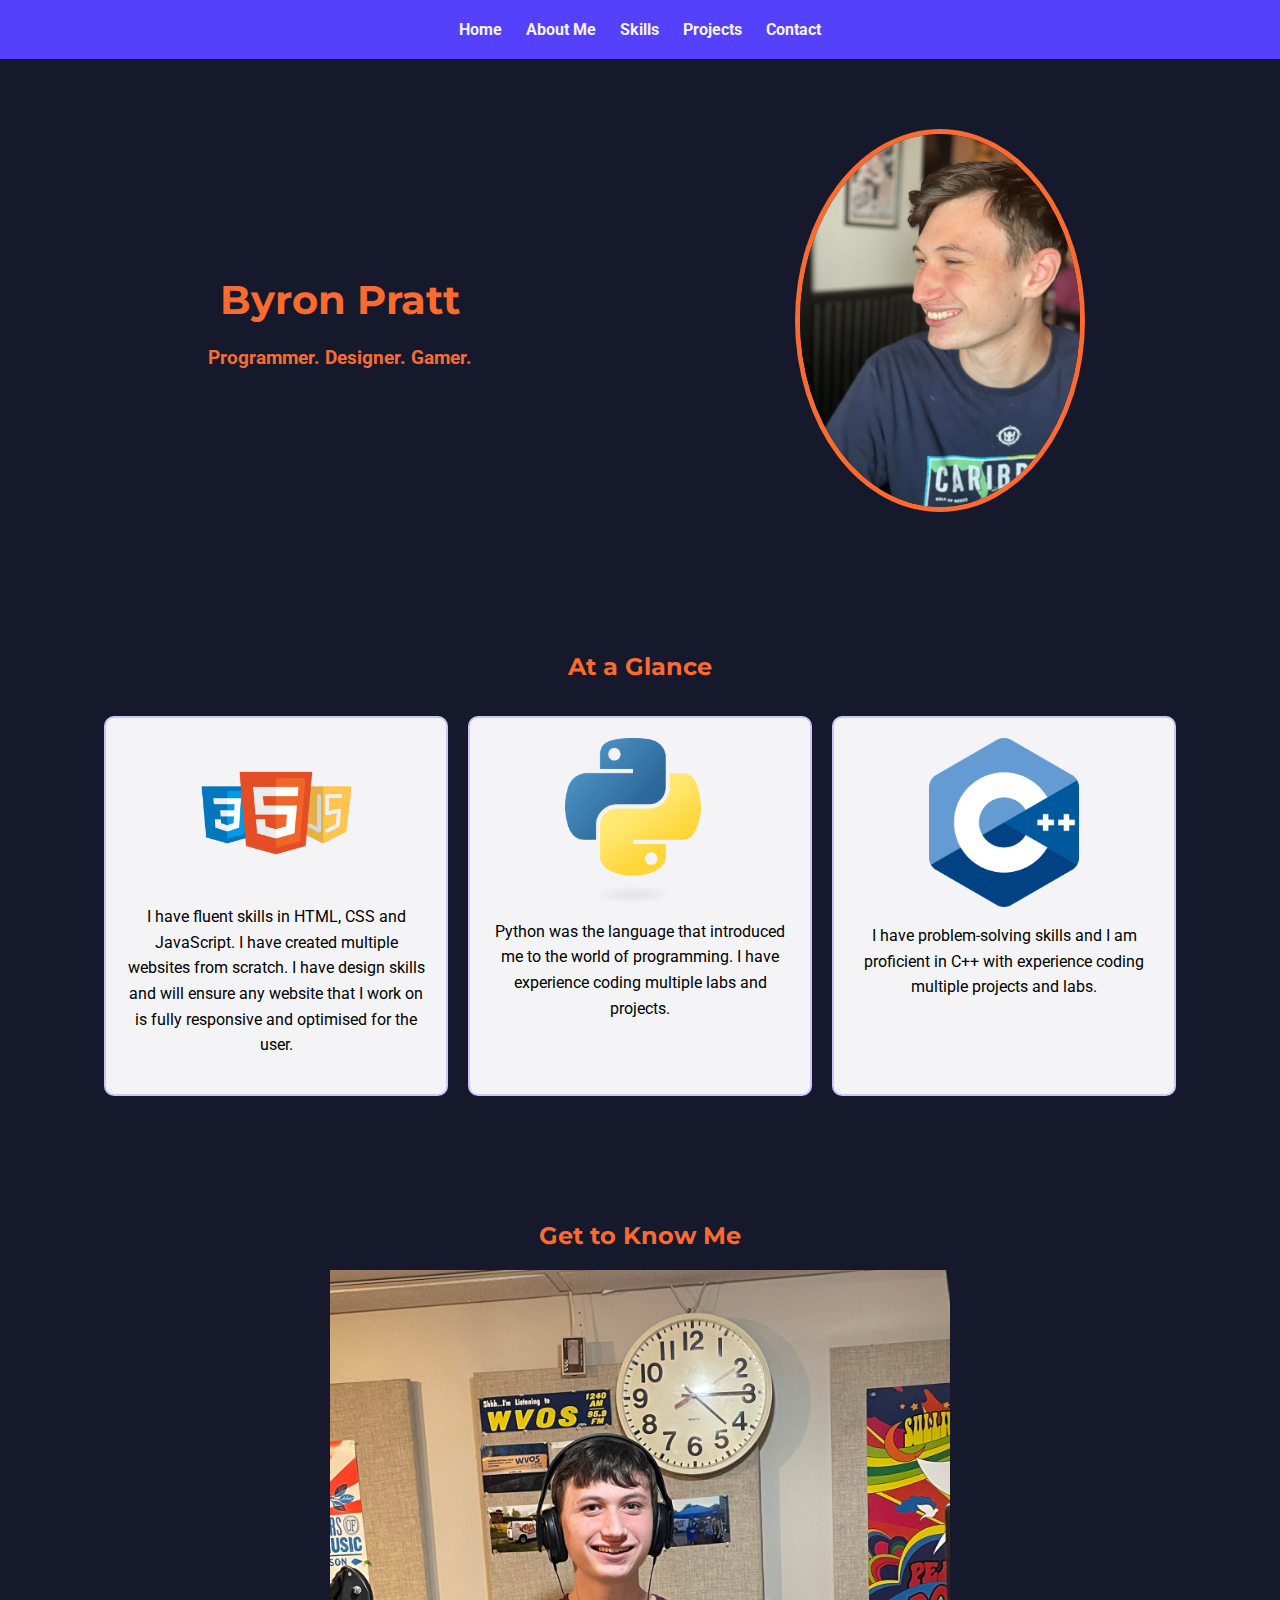
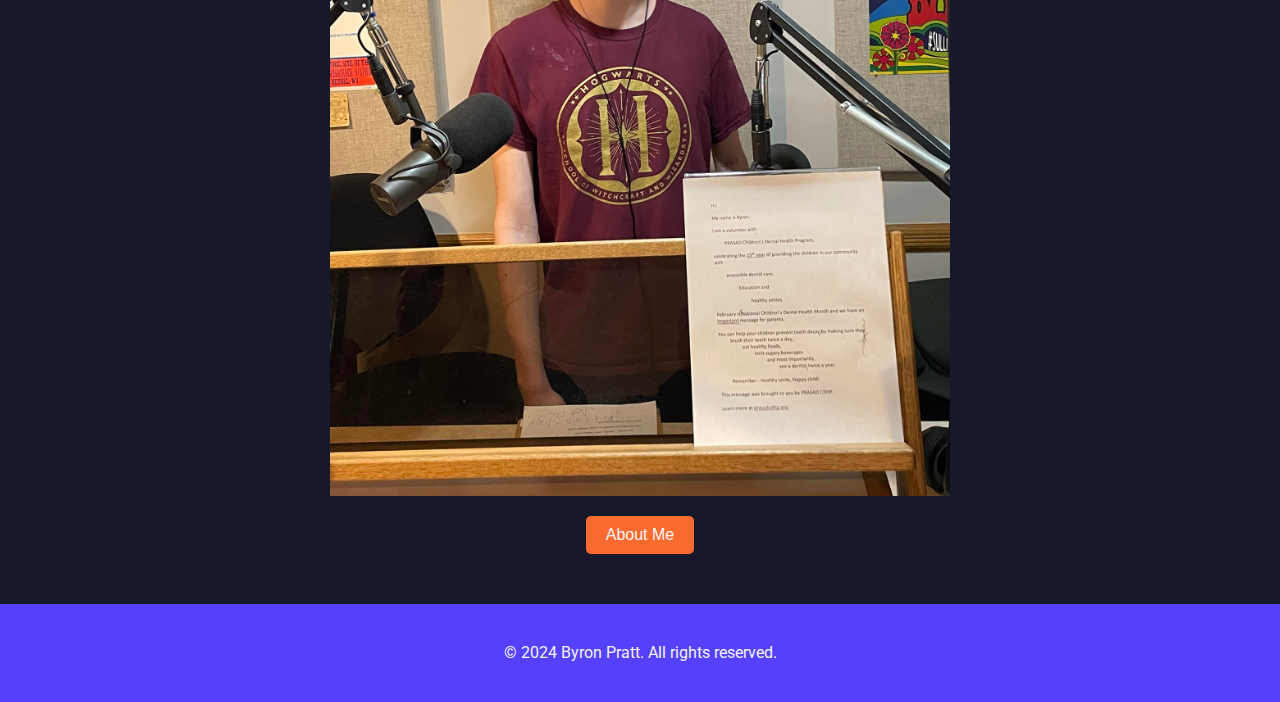
<file: index.html>
<!DOCTYPE html>
<html lang="en">
<head>
    <meta charset="UTF-8">
    <meta name="viewport" content="width=device-width, initial-scale=1.0">
    <link rel="stylesheet" href="css/styles.css">
    <script src="scripts/scripts.js"></script>
    <link href="https://fonts.googleapis.com/css2?family=Montserrat:wght@400;700&family=Roboto:wght@400;500&display=swap" rel="stylesheet">
    <title>Byron Pratt</title>
</head>
<body>
    <!-- Header Section -->
    <header>
        <nav>
            <h1>Byron Pratt</h1>
            <!-- Hamburger icon for mobile -->
            <div class="hamburger" onclick="toggleMenu()">
                &#9776; <!-- Unicode for hamburger icon -->
            </div>
            
            <!-- Navigation links (hidden by default on mobile) -->
            <div class="nav-links">
                <a href="index.html">Home</a> 
                <a href="about me.html">About Me</a> 
                <a href="skills.html">Skills</a> 
                <a href="projects.html">Projects</a>
                <a href="contact.html">Contact</a>
            </div>
        </nav>
    </header>

    <!-- Hero Section -->
    <section id="hero">
        <div class="hero-content">
            <div class="text-content">
                <h1>Byron Pratt</h1>
                <div class="slogan">
                <p>Programmer. Designer. Gamer.</p>
                </div>
            </div>
            <div class="image-content">
                <img src="images/updated profile.jpg" alt="Profile Picture">
            </div>
        </div>
    </section>

    <!-- At a Glance Section -->
    <section id="at-a-glance">
        <h2>At a Glance</h2>
        <div class="glance-items">
            <div>
                <img src="images/web design updated.webp" alt="Project Image">
                <p style="color: black;">I have fluent skills in HTML, CSS and JavaScript. I have created multiple websites from scratch. I have design skills and will ensure any website that I work on is fully responsive and optimised for the user.</p>
            </div>
            <div>
                <img src="images/Python.png" alt="Project Image">
                <p style="color: black;">Python was the language that introduced me to the world of programming. I have experience coding multiple labs and projects.</p>
            </div>
            <div>
                <img src="images/C++.png" alt="Project Image">
                <p style="color: black;">I have problem-solving skills and I am proficient in C++ with experience coding multiple projects and labs.</p>
            </div>
        </div>
    </section>
    

    <section id="get-to-know">
        <h2>Get to Know Me</h2>
        <img src="images/voice acting picture.jpg" alt="Large Image">
        <button id="aboutMeButton">About Me</button>
    </section>
    
    <script>
        document.getElementById("aboutMeButton").addEventListener("click", function() {
            window.location.href = "About Me.html";
        });
    </script>
    

    <!-- Footer Section -->
    <footer>
        <p>© 2024 Byron Pratt. All rights reserved.</p>
        
    </footer>
</body>
</html>
</file>
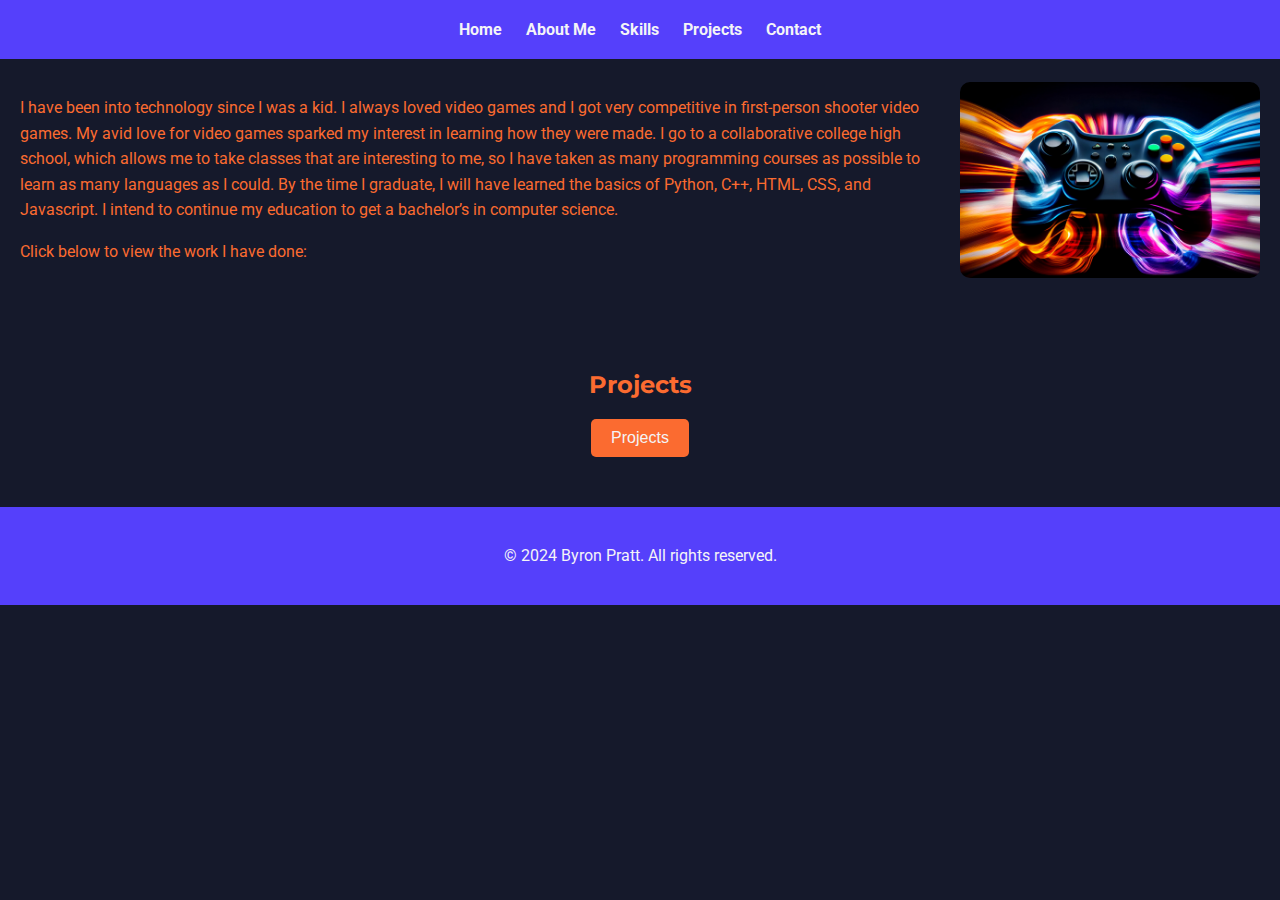
<file: about me.html>
<!DOCTYPE html>
<html lang="en">
<head>
    <meta charset="UTF-8">
    <meta name="viewport" content="width=device-width, initial-scale=1.0">
    <link rel="stylesheet" href="css/styles.css">
    <script src="scripts/scripts.js"></script>

    <link href="https://fonts.googleapis.com/css2?family=Montserrat:wght@400;700&family=Roboto:wght@400;500&display=swap" rel="stylesheet">
    <title>Byron Pratt</title>

</head>
<body>
    <!-- Header Section -->
    <header>
      
        <nav>
            <h1>Byron Pratt</h1>
            <!-- Hamburger icon for mobile -->
            <div class="hamburger" onclick="toggleMenu()">
                &#9776; 
            </div>
            <div class="nav-links">
                <a href="index.html">Home</a> 
                <a href="about me.html">About Me</a> 
                <a href="skills.html">Skills</a> 
                <a href="projects.html">Projects</a>
                <a href="contact.html">Contact</a>
            </div>
        </nav>
    </header>

    <div class="about">
        <div>
            <p>I have been into technology since I was a kid. I always loved video games and I got very competitive in first-person shooter video games. My avid love for video games sparked my interest in learning how they were made. I go to a collaborative college high school, which allows me to take classes that are interesting to me, so I have taken as many programming courses as possible to learn as many languages as I could. By the time I graduate, I will have learned the basics of Python, C++, HTML, CSS, and Javascript. I intend to continue my education to get a bachelor’s in computer science.</p>
            <p>Click below to view the work I have done:</p>

        </div>
        <img src="images/controller.jpg" alt="Project Image">
    </div>


    <section id="get-to-know">
        <h2>Projects</h2>
        <button id="aboutMeButton">Projects</button>
    </section>
    
    <script>
        document.getElementById("aboutMeButton").addEventListener("click", function() {
            window.location.href = "Projects.html";
        });
    </script>

       <!-- Footer Section -->
       <footer>
        <p>© 2024 Byron Pratt. All rights reserved.</p>
    </footer>
</body>
</html>
</file>
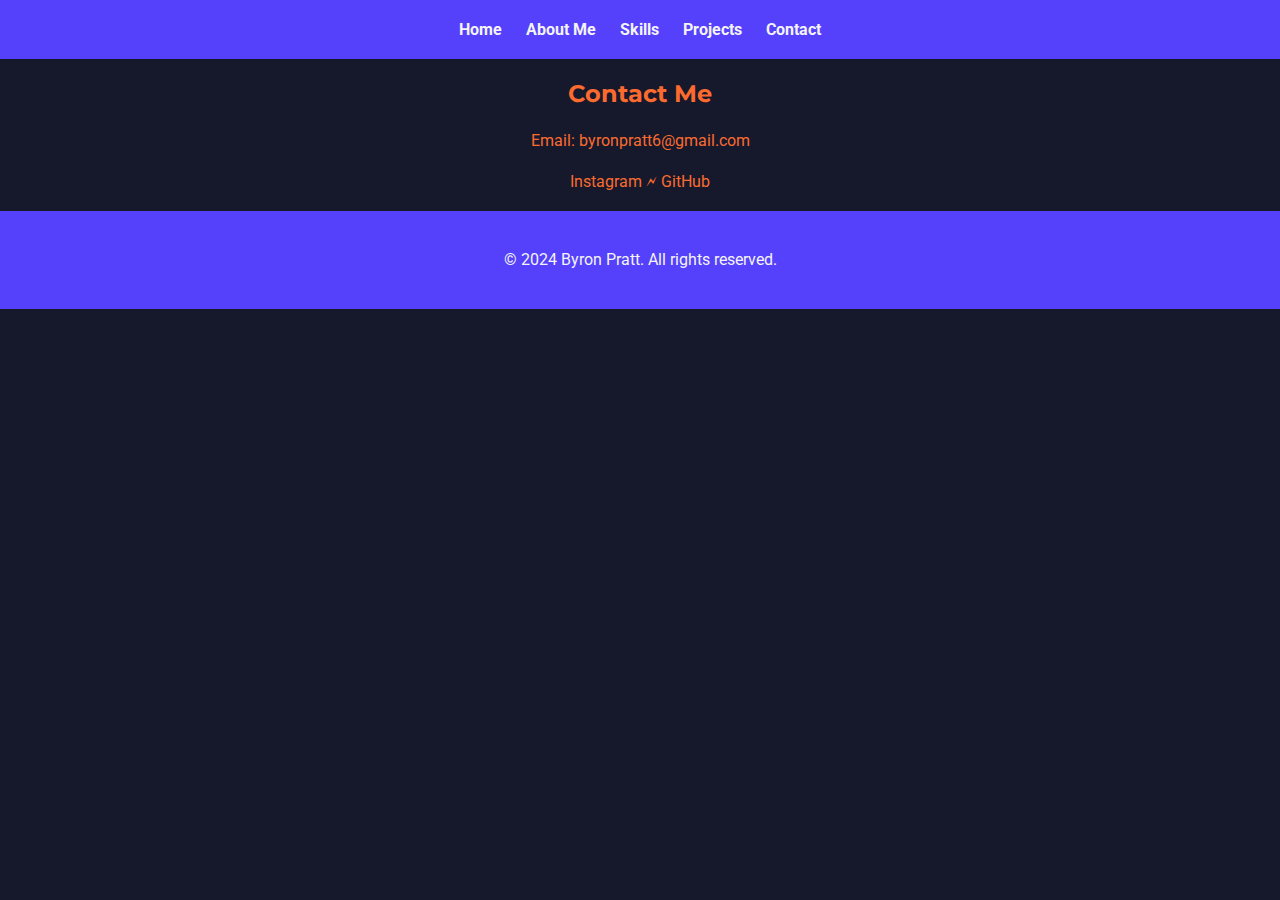
<file: contact.html>
<!DOCTYPE html>
<html lang="en">
<head>
    <meta charset="UTF-8">
    <meta name="viewport" content="width=device-width, initial-scale=1.0">
    <link rel="stylesheet" href="css/styles.css">
    <script src="scripts/scripts.js"></script>
    <link href="https://fonts.googleapis.com/css2?family=Montserrat:wght@400;700&family=Roboto:wght@400;500&display=swap" rel="stylesheet">
    <title>Byron Pratt</title>
</head>
<body>
    <!-- Header Section -->
    <header>
        <nav>
            <h1>Byron Pratt</h1>
            <!-- Hamburger icon for mobile -->
            <div class="hamburger" onclick="toggleMenu()">
                &#9776; <!-- Unicode for hamburger icon -->
            </div>
            
            <!-- Navigation links (hidden by default on mobile) -->
            <div class="nav-links">
                <a href="index.html">Home</a> 
                <a href="about me.html">About Me</a> 
                <a href="skills.html">Skills</a> 
                <a href="projects.html">Projects</a>
                <a href="contact.html">Contact</a>
            </div>
        </nav>
    </header>
    
    <body id="contact">
        <h2>Contact Me</h2>
        <p>Email: <a href="mailto:byronpratt6@gmail.com" class="contact-link">byronpratt6@gmail.com</a></p>
        <p>
            <a href="https://www.instagram.com/byronpratt6" target="_blank" class="contact-link">Instagram</a> &#x1F5F2;
            <a href="https://github.com/Assassin328" target="_blank" class="contact-link">GitHub</a>
        </p>
  
           <!-- Footer Section -->
    <footer>
        <p>© 2024 Byron Pratt. All rights reserved.</p>
    </footer>
</body>
</html>
</file>
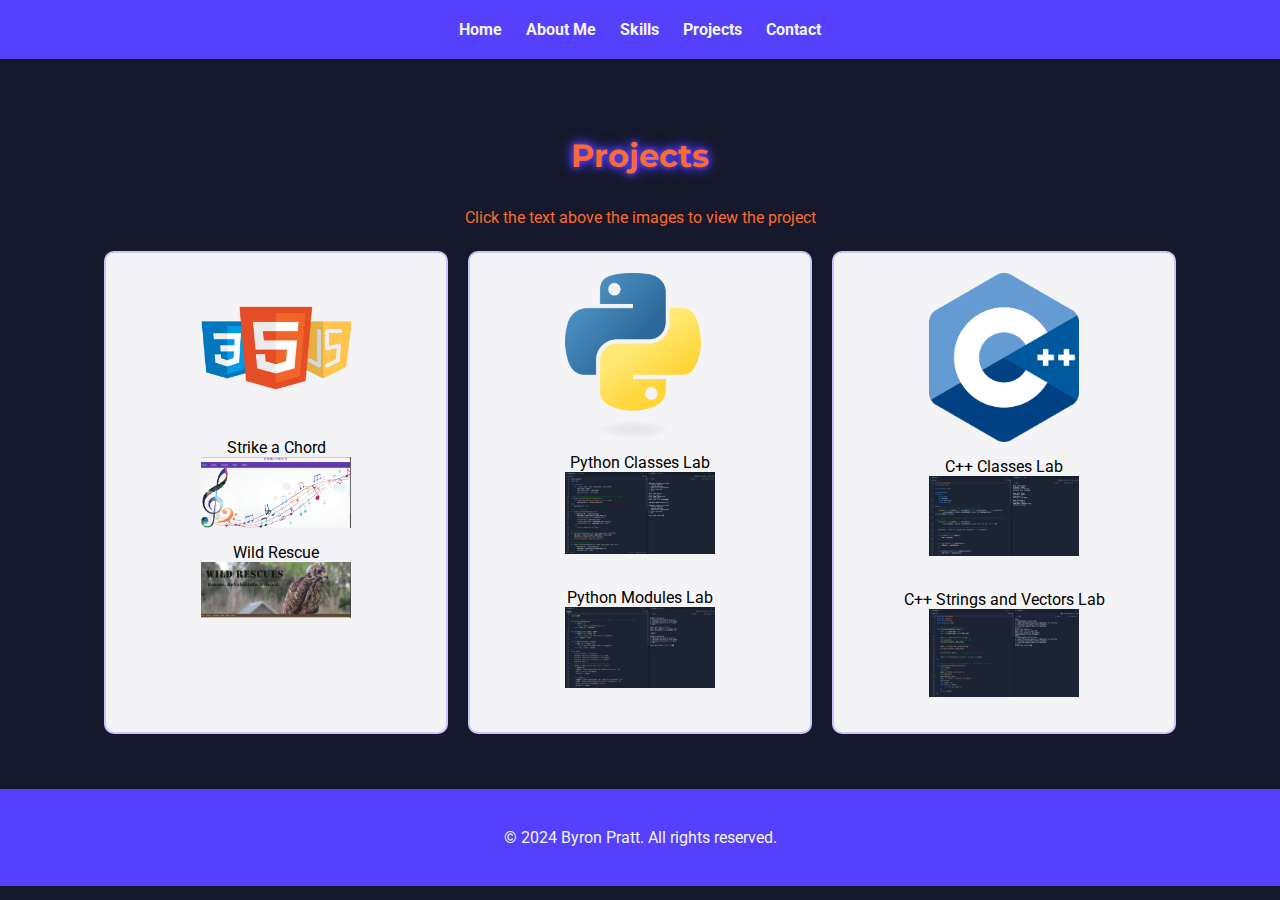
<file: projects.html>
<!DOCTYPE html>
<html lang="en">
<head>
    <meta charset="UTF-8">
    <meta name="viewport" content="width=device-width, initial-scale=1.0">
    <link rel="stylesheet" href="css/styles.css">
    <script src="scripts/scripts.js"></script>
    <link href="https://fonts.googleapis.com/css2?family=Montserrat:wght@400;700&family=Roboto:wght@400;500&display=swap" rel="stylesheet">

    <title>Byron Pratt</title>
</head>
<body>

    <header>
        <nav>
            <h1>Byron Pratt</h1>
            <!-- Hamburger icon for mobile -->
            <div class="hamburger" onclick="toggleMenu()">
                &#9776; <!-- Unicode for hamburger icon -->
            </div>
            
            <!-- Navigation links (hidden by default on mobile) -->
            <div class="nav-links">
                <a href="index.html">Home</a> 
                <a href="about me.html">About Me</a> 
                <a href="skills.html">Skills</a> 
                <a href="projects.html">Projects</a>
                <a href="contact.html">Contact</a>
            </div>
        </nav>
    </header>
        
        <section id="at-a-glance">
            <div class="neon">
            <h2>Projects </h2>
            </div>
            <p>Click the text above the images to view the project</p>
            <div class="glance-items">
                <div>
                    <img src="images/web design updated.webp" alt="Project Image">
                    <a href="https://github.com/Assassin328/Strike-a-Chord" target="_blank">Strike a Chord</a>
                    <img src="images/Strike a Chord Home.png" alt="Project Image">
                    <a href="https://github.com/Assassin328/Wild-Rescue" target="_blank">Wild Rescue</a>
                     <img src="images/Wild Rescue Home.png" alt="Project Image">
            


                </div>
                <div>
                    <img src="images/Python.png" alt="Project Image">
                    <a href="https://1drv.ms/w/c/ef260ff0848e553d/EWBT4bOv0w5JuASzL-1RpywB8Cf_UP0F-VbxPRoa2nF_2w?e=aMaWxm" target="_blank">Python Classes Lab</a>
                    <img src="images/Python Employee classes.png" alt="Project Image">
                    <br>
                    
                    <a href="https://1drv.ms/w/c/ef260ff0848e553d/ET1VjoTwDyYggO-5CAAAAAABC0bp1MkrQLGzGuVLdTp2sw?e=qARyy7" target="_blank">Python Modules Lab</a>
                    <img src="images/Python calculater.png" alt="Project Image">
            
                </div>
                <div>
                    <img src="images/C++.png" alt="Project Image">
                    <a href="https://1drv.ms/w/c/ef260ff0848e553d/ET1VjoTwDyYggO9RDwAAAAAB21W5rmBpfEpCCv7d8zwpkw?e=ZK5QVC" target="_blank">C++ Classes Lab</a>
                    <img src="images/classes code.png" alt="Project Image">
                    <br>
                    
                    <a href="https://1drv.ms/w/c/ef260ff0848e553d/ET1VjoTwDyYggO85DwAAAAAB-SuGfktqoVilBrtkeoxTcQ?e=gEgNUg" target="_blank">C++ Strings and Vectors Lab</a>
                    <img src="images/C++ menu.png" alt="Project Image">
                </div>
            </div>
        </section>


       <footer>
        <p>© 2024 Byron Pratt. All rights reserved.</p>
    </footer>
</body>
</html>
</file>
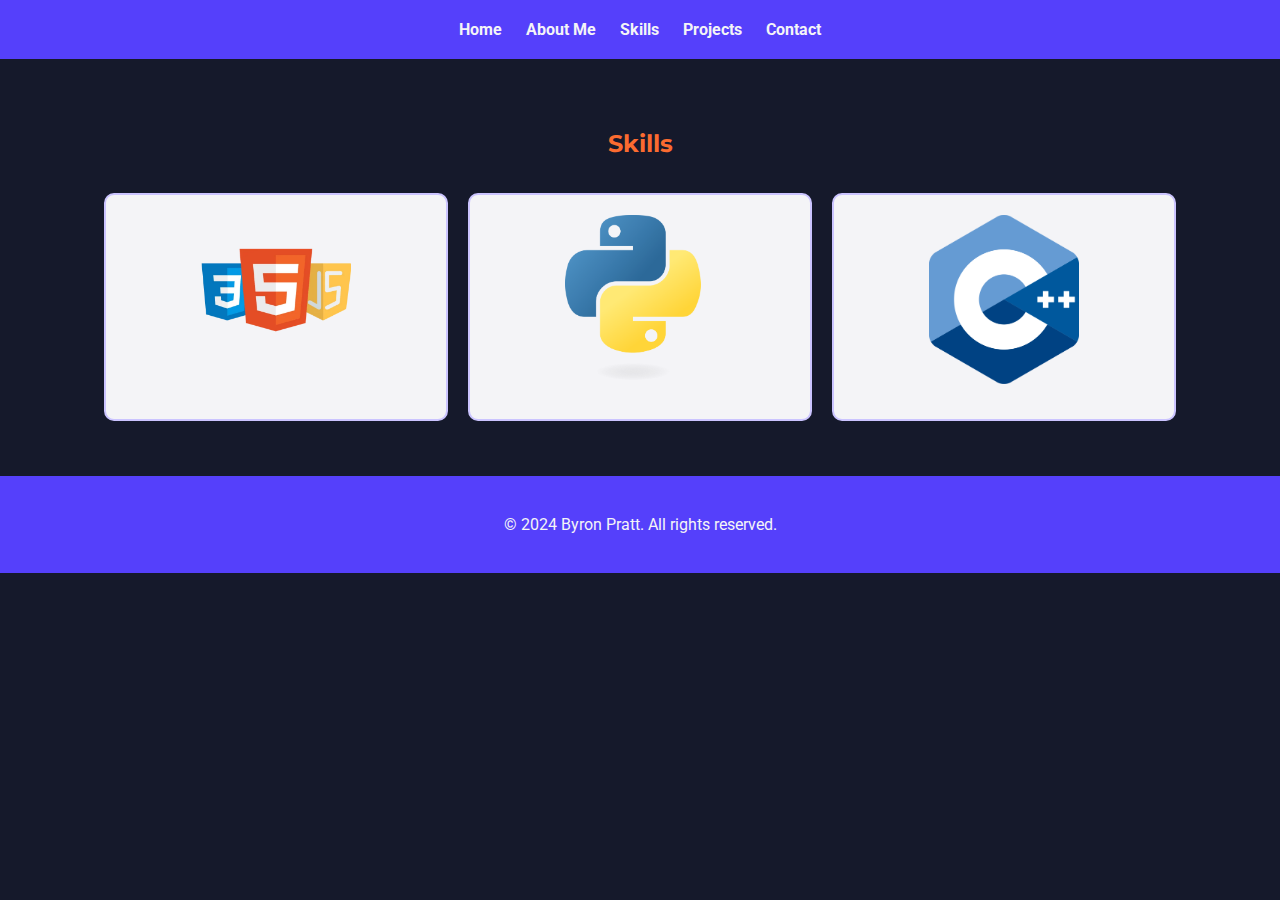
<file: skills.html>
<!DOCTYPE html>
<html lang="en">
<head>
    <meta charset="UTF-8">
    <meta name="viewport" content="width=device-width, initial-scale=1.0">
    <link rel="stylesheet" href="css/styles.css">
    <script src="scripts/scripts.js"></script>
    <link href="https://fonts.googleapis.com/css2?family=Montserrat:wght@400;700&family=Roboto:wght@400;500&display=swap" rel="stylesheet">
    <title>Byron Pratt</title>
  
</head>
<body>
    <!-- Header Section -->
    <header>
        <nav>
            <h1>Byron Pratt</h1>
            <!-- Hamburger icon for mobile -->
            <div class="hamburger" onclick="toggleMenu()">
                &#9776; <!-- Unicode for hamburger icon -->
            </div>
            
            <!-- Navigation links (hidden by default on mobile) -->
            <div class="nav-links">
                <a href="index.html">Home</a> 
                <a href="about me.html">About Me</a> 
                <a href="skills.html">Skills</a> 
                <a href="projects.html">Projects</a>
                <a href="contact.html">Contact</a>
            </div>
        </nav>
    </header>
    

            <!-- At a Glance Section -->
    <section id="at-a-glance">
        <h2>Skills</h2>
        <div class="glance-items">
            <div>
                <img src="images/web design updated.webp" alt="Project Image">

            </div>
            <div>
                <img src="images/Python.png" alt="Project Image">

            </div>
            <div>
                <img src="images/C++.png" alt="Project Image">
                
              
            </div>
            
        </div>
    </section>

       <!-- Footer Section -->
       <footer>
        <p>© 2024 Byron Pratt. All rights reserved.</p>
    </footer>
</body>
</html>
</file>
<file: css/styles.css>
body {
    font-family: 'Roboto', sans-serif;
    margin: 0;
    padding: 0;
    background-color: #15192b;
    color: #f4f4f7;
}

nav h1 {
    display: none;
}

.hamburger {
    display: none;
}
h1, h2 {
    color: #fb6b30;
    text-align: center;
    font-family: 'Montserrat', sans-serif;
}

p {
    color: #fb6b30;
    line-height: 1.6;
    text-align: center;
}

img {
    max-width: 50%;
    height: auto;
    display: block;
    margin: 0 auto;
}

.neon h2 {
    color: #fb6b30;
    text-shadow: 0 0 5px #5540fb, 0 0 10px #5540fb, 0 0 15px #5540fb;
    font-size: 2em;
    text-align: center;
}

.profile {
    width: 40%;
    height: auto;
}

nav div, .glance-items div {
    margin: 5px 0;
    display: inline-block;
}

a {
    color: black;
    text-decoration: none;
    outline: none;
    transition: color 0.3s ease;
}

a:hover {
    color: #fb6b30;
}

a:focus {
    outline: none;
}

button {
    background-color: #fb6b30;
    color: #f4f4f7;
    border: none;
    padding: 10px 20px;
    cursor: pointer;
    border-radius: 5px;
    font-size: 16px;
}

button:hover {
    background-color: #cbc4ff;
    color: #15192b;
}

nav {
    background-color: #5540fb;
    padding: 15px;
    text-align: center;
}

nav a {
    color: #f4f4f7;
    margin: 0 10px;
    font-weight: bold;
}

nav a:hover {
    color: #fb6b30;
}

#hero {
    background-color: #15192b;
    padding: 50px 20px;
    display: flex;
    align-items: center;
    justify-content: space-between;
    flex-wrap: wrap;
}

#hero .hero-content {
    display: flex;
    align-items: center;
    justify-content: space-between;
    width: 100%;
    max-width: 1200px;
    margin: 0 auto;
}

#hero .text-content {
    flex: 1;
    text-align: left;
    padding: 20px;
}

#hero h1 {
    font-size: 2.5em;
    margin-bottom: 10px;
}

#hero p {
    font-size: 1.2em;
    margin-bottom: 20px;
}

#hero .image-content {
    flex: 1;
    display: flex;
    justify-content: flex-end;
    padding: 20px;
}

#hero .image-content img {
    width: auto;
    height: auto;
    border-radius: 50%;
    border: 5px solid #fb6b30;
}

.social-icons {
    text-align: left;
    margin-top: 20px;
}

.social-icons a {
    display: inline-block;
    margin: 0 10px;
    color: #fb6b30;
    font-size: 20px;
}

.social-icons a:hover {
    color: #15192b;
}

#at-a-glance {
    padding: 50px 20px;
}

#at-a-glance h2 {
    margin-bottom: 30px;
}

.glance-items {
    display: flex;
    justify-content: center;
    gap: 20px;
    flex-wrap: wrap;
}

.glance-items div {
    background-color: #f4f4f7;
    border: 2px solid #cbc4ff;
    border-radius: 10px;
    padding: 20px;
    width: 300px;
    text-align: center;
}

.glance-items img {
    margin-bottom: 15px;
}

#get-to-know {
    background-color: #15192b;
    color: #cbc4ff;
    padding: 50px 20px;
    text-align: center;
}

#get-to-know img {
    margin-bottom: 20px;
    width: 50%;
    height: auto;
}

#get-to-know button {
    background-color: #fb6b30;
    color: #f4f4f7;
}

.slogan p {
    color: #fb6b30;
    font-weight: bold;
}

.about {
    display: flex;
    justify-content: center;
    align-items: center;
    gap: 20px;
    padding: 20px;
}

.about p {
    flex: 1;
    text-align: left;
}

.about img {
    flex: 0 0 auto;
    max-width: 300px;
    border-radius: 10px;
}


/* Style for the contact links */
.contact-link {
    color: #fb6b30; /* Orange color by default */
    text-decoration: none; /* Remove underline */
}

/* Hover effect for the contact links */
.contact-link:hover {
    color: #5540fb; /* Purple color on hover */
}


footer {
    background-color: #5540fb;
    color: #f4f4f7;
    text-align: center;
    padding: 20px 0;
    width: 100%;
    margin-top: 0;
}

footer p {
    color:#f4f4f7;
}

@media (max-width: 767px) {
    .hamburger {
        display: block;
        cursor: pointer;
        font-size: 30px;
        margin-top: 10px;
        z-index: 1000;
        text-align: right;
        
    }

    .nav-links {
        display: none;
        flex-direction: column;
        align-items: center;
        width: 100%;
        margin-top: 10px;
      
    }

    .nav-links.active {
        display: flex;
      
        
    }

    nav h1 {
        display: block;
        color: #f4f4f7;
        text-align: center;


    }

    nav a {
        display: block;
        width: 100%;
        padding: 10px;
        text-decoration: none;
        color: white;
        background-color: #333;
    }

    nav a:hover {
        background-color: #fb6b30;
    }

    nav a::before {
        content: "";
        display: block;
        width: 100%;
        height: 2px;
        background-color: white;
        margin-bottom: 10px;
    }

    nav a:first-child::before {
        display: none;
    }

    #hero {
        display: flex;
        flex-direction: column;
        align-items: center;
        text-align: center;
        margin-top: 20px;
    }

    #hero .hero-content {
        display: flex;
        flex-direction: column;
        align-items: center;
    }

    #hero .image-content {
        order: -1;
    }

    #hero .image-content img {
        width: 100px;
        height: auto;
        border-radius: 50%;
        margin-bottom: 10px;
    }

    #hero .text-content h1 {
        font-size: 1.5em;
        margin: 10px 0;
        color: #fb6b30;
    }

    #hero .text-content .slogan p {
        font-size: 1em;
        color: #fb6b30;
        margin: 0;
    }

    nav {
        flex-direction: column;
        align-items: center;
        text-align: center;
    }

    nav a {
        display: block;
        width: 100%;
    }

    nav a::before {
        content: "";
        display: block;
        width: 100%;
        height: 2px;
        background-color: white;
        margin-bottom: 10px;
    }

    nav a:first-child::before {
        display: none;
    }

    body, h1, h2, p {
        text-align: center;
    }

    img {
        display: block;
        margin: 0 auto;
        max-width: 100%;
        height: auto;
    }

    .container {
        display: flex;
        flex-direction: column;
        align-items: center;
    }

    .about p {
        text-align: center !important;
        margin: 0 auto !important;
        padding: 10px;
    }

    .about img {
        display: none;
    }

    .about div {
        display: block;
        margin: 10px auto 0 auto;
        max-width: 90%;
        height: auto;
    }
}

@media (min-width: 768px) and (max-width: 1024px) {
    .container {
        grid-template-columns: 1fr 1fr;
    }
}

@media (min-width: 1025px) {
    .container {
        grid-template-columns: 1fr 1fr 1fr;
    }
}
</file>
